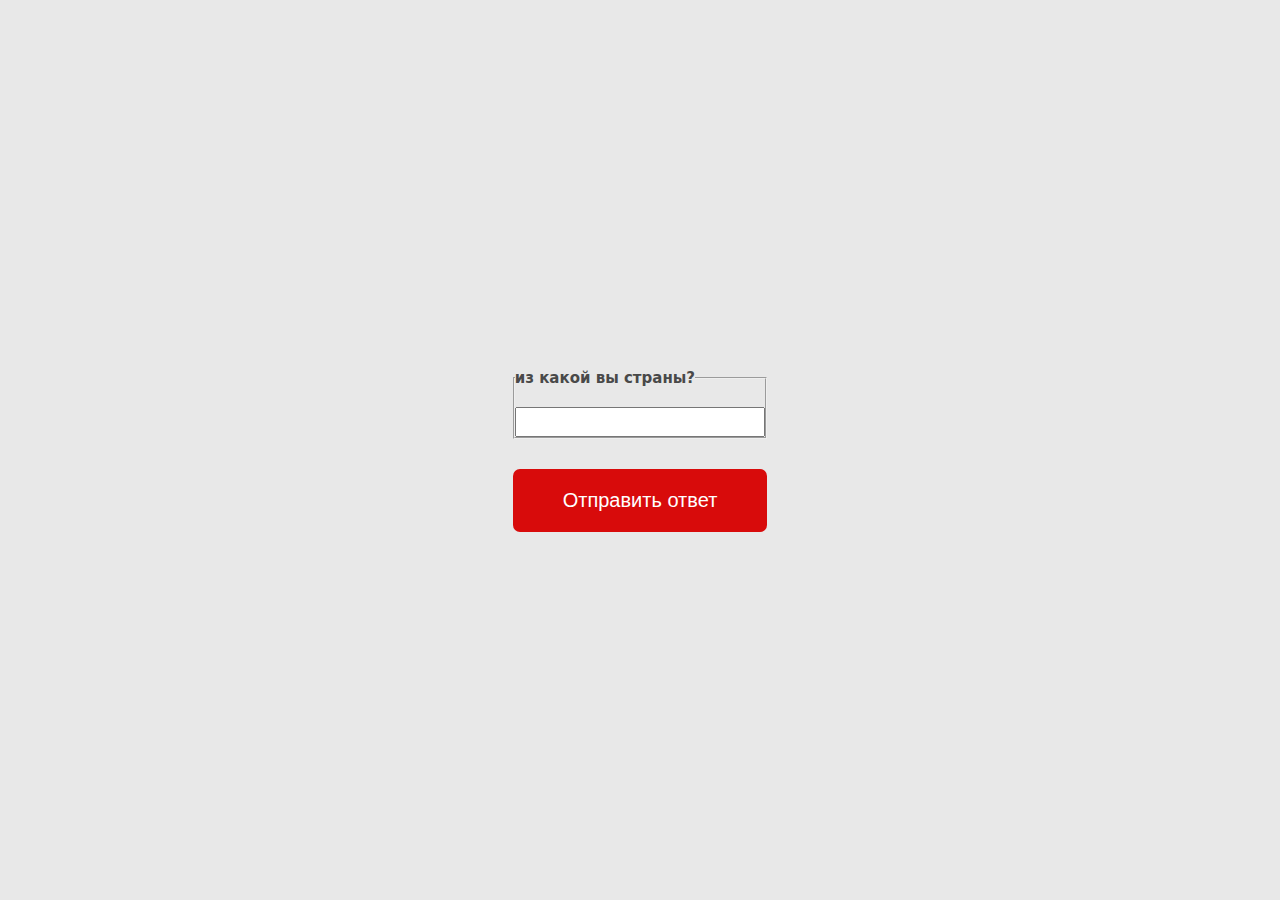
<file: ajax/index.html>
<!doctype html>
<html lang="en">
<head>
    <meta charset="UTF-8">
    <meta name="viewport"
          content="width=device-width, user-scalable=no, initial-scale=1.0, maximum-scale=1.0, minimum-scale=1.0">
    <meta http-equiv="X-UA-Compatible" content="ie=edge">
    <title>Document</title>
    <link rel="stylesheet" href="style.css">
</head>
<body style="background-color: #e8e8e8" >
<!--<h1>AJAX</h1>-->
<main class="container">
    <div class="countries">
    </div>
<!--    <button class="btn-country">Где Я?</button>-->

    <form>
        <fieldset> <legend class="legend"><b>из какой вы страны?</b></legend>
            <p><input type="text" class="inp-country"></p>
        </fieldset>
        <p><input class="btn-country" type="submit" value="Отправить ответ"></p>
    </form>


    <div class="images"></div>
</main>

<script src="ajax.js"></script>
</body>
</html>
</file>
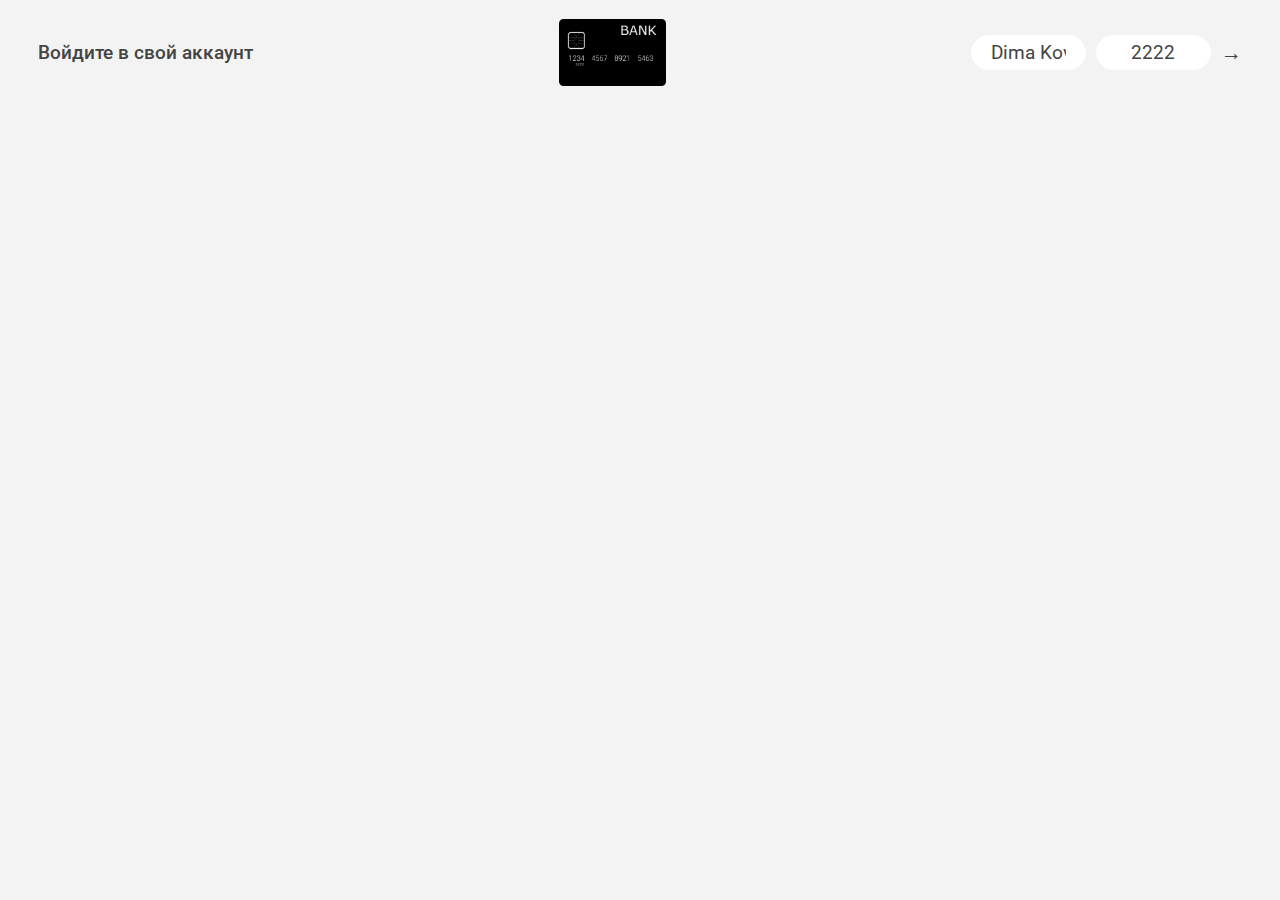
<file: bank/index.html>
<!DOCTYPE html>
<html lang="ru">
  <head>
    <meta charset="UTF-8" />
    <meta name="viewport" content="width=device-width, initial-scale=1.0" />
    <meta http-equiv="X-UA-Compatible" content="ie=edge" />
    <link rel="shortcut icon" type="image/png" href="/logo.png" />

    <link rel="preconnect" href="https://fonts.googleapis.com" />
    <link rel="preconnect" href="https://fonts.gstatic.com" crossorigin />
    <link
      href="https://fonts.googleapis.com/css2?family=Roboto&display=swap"
      rel="stylesheet"
    />

    <link rel="stylesheet" href="style.css" />
    <title>Просто Банк</title>
  </head>
  <body>
    <!-- Верхняя навигация -->
    <nav>
      <p class="welcome">Войдите в свой аккаунт</p>
      <img src="logo.png" alt="logo" class="logo" />
      <form class="login">
        <input
          type="text"
          placeholder="user"
          class="login__input login__input--user"
        />
        <!-- В реальных приложениях используется type="password" -->
        <input
          type="text"
          placeholder="PIN"
          maxlength="4"
          class="login__input login__input--pin"
        />
        <button class="login__btn">&rarr;</button>
      </form>
    </nav>

    <main class="app">
      <!-- Balance -->
      <div class="balance">
        <div>
          <p class="balance__label">Текущий баланс</p>
          <p class="balance__date">На <span class="date">03/12/2021</span></p>
        </div>
        <p class="balance__value">0000$</p>
      </div>

      <!-- Transactions -->
      <div class="transactions">
        <div class="transactions__row">
          <div class="transactions__type transactions__type--deposit">
            2 депозит
          </div>
          <div class="transactions__date">2 дня назад</div>
          <div class="transactions__value">5 000$</div>
        </div>
        <div class="transactions__row">
          <div class="transactions__type transactions__type--withdrawal">
            1 вывод средств
          </div>
          <div class="transactions__date">21/01/2022</div>
          <div class="transactions__value">-256S</div>
        </div>
      </div>

      <!-- Total -->
      <div class="total">
        <p class="total__label">Получение</p>
        <p class="total__value total__value--in">0000$</p>
        <p class="total__label">Вывод</p>
        <p class="total__value total__value--out">0000$</p>
        <p class="total__label">Процент</p>
        <p class="total__value total__value--interest">0000$</p>
        <button class="btn--sort">&downarrow; СОРТИРОВАТЬ</button>
      </div>

      <!-- Operation - Transfers -->
      <div class="operation operation--transfer">
        <h2>Перевести деньги</h2>
        <form class="form form--transfer">
          <input type="text" class="form__input form__input--to" />
          <input type="number" class="form__input form__input--amount" />
          <button class="form__btn form__btn--transfer">&rarr;</button>
          <label class="form__label">Получатель</label>
          <label class="form__label">Сумма</label>
        </form>
      </div>

      <!-- Operation - Loan -->
      <div class="operation operation--loan">
        <h2>Запросить займ</h2>
        <form class="form form--loan">
          <input type="number" class="form__input form__input--loan-amount" />
          <button class="form__btn form__btn--loan">&rarr;</button>
          <label class="form__label form__label--loan">Сумма</label>
        </form>
      </div>

      <!-- Operation - Close -->
      <div class="operation operation--close">
        <h2>Закрыть счёт</h2>
        <form class="form form--close">
          <input type="text" class="form__input form__input--user" />
          <input
            type="password"
            maxlength="6"
            class="form__input form__input--pin"
          />
          <button class="form__btn form__btn--close">&rarr;</button>
          <label class="form__label">Подтвердить имя</label>
          <label class="form__label">Подтвердить PIN</label>
        </form>
      </div>

      <!-- Logout timer -->
      <p class="logout-timer">
        Выход из приложения через <span class="timer">05:00</span>
      </p>
    </main>

    <script src="script.js"></script>
  </body>
</html>
</file>
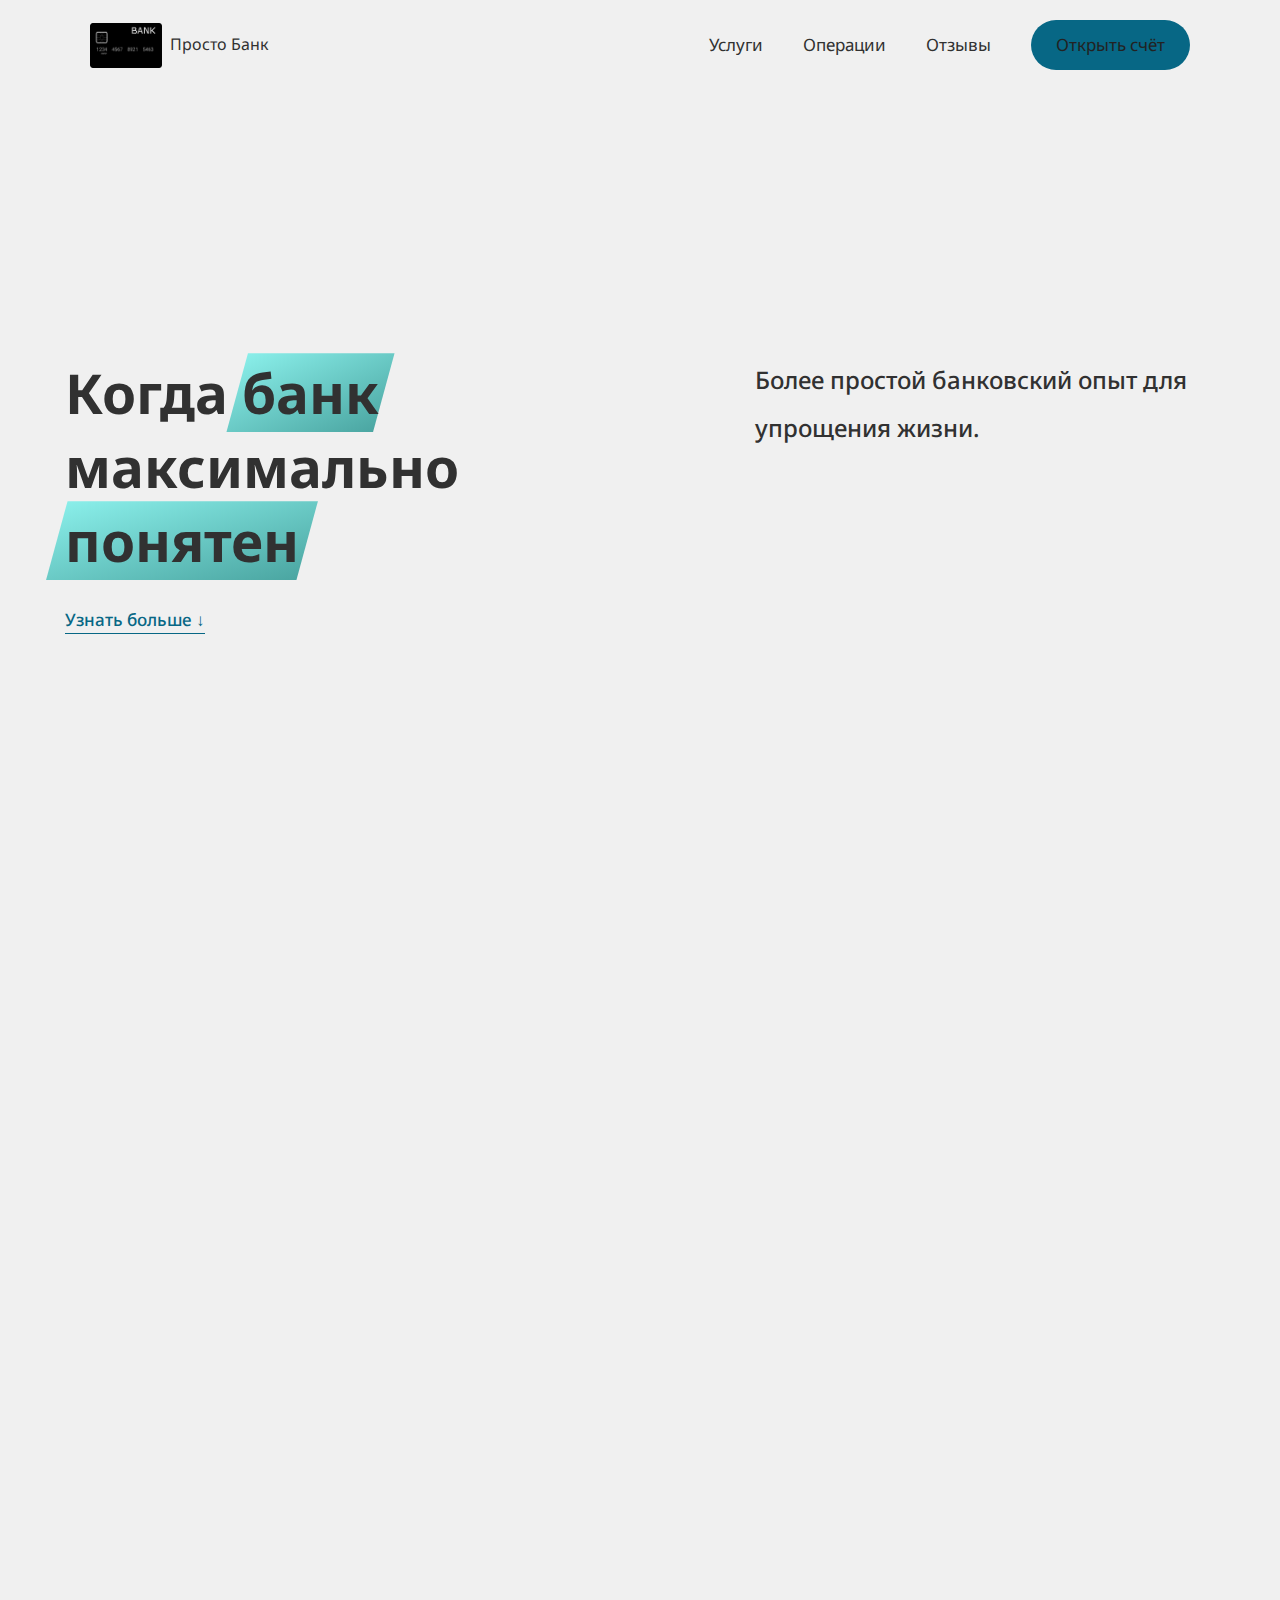
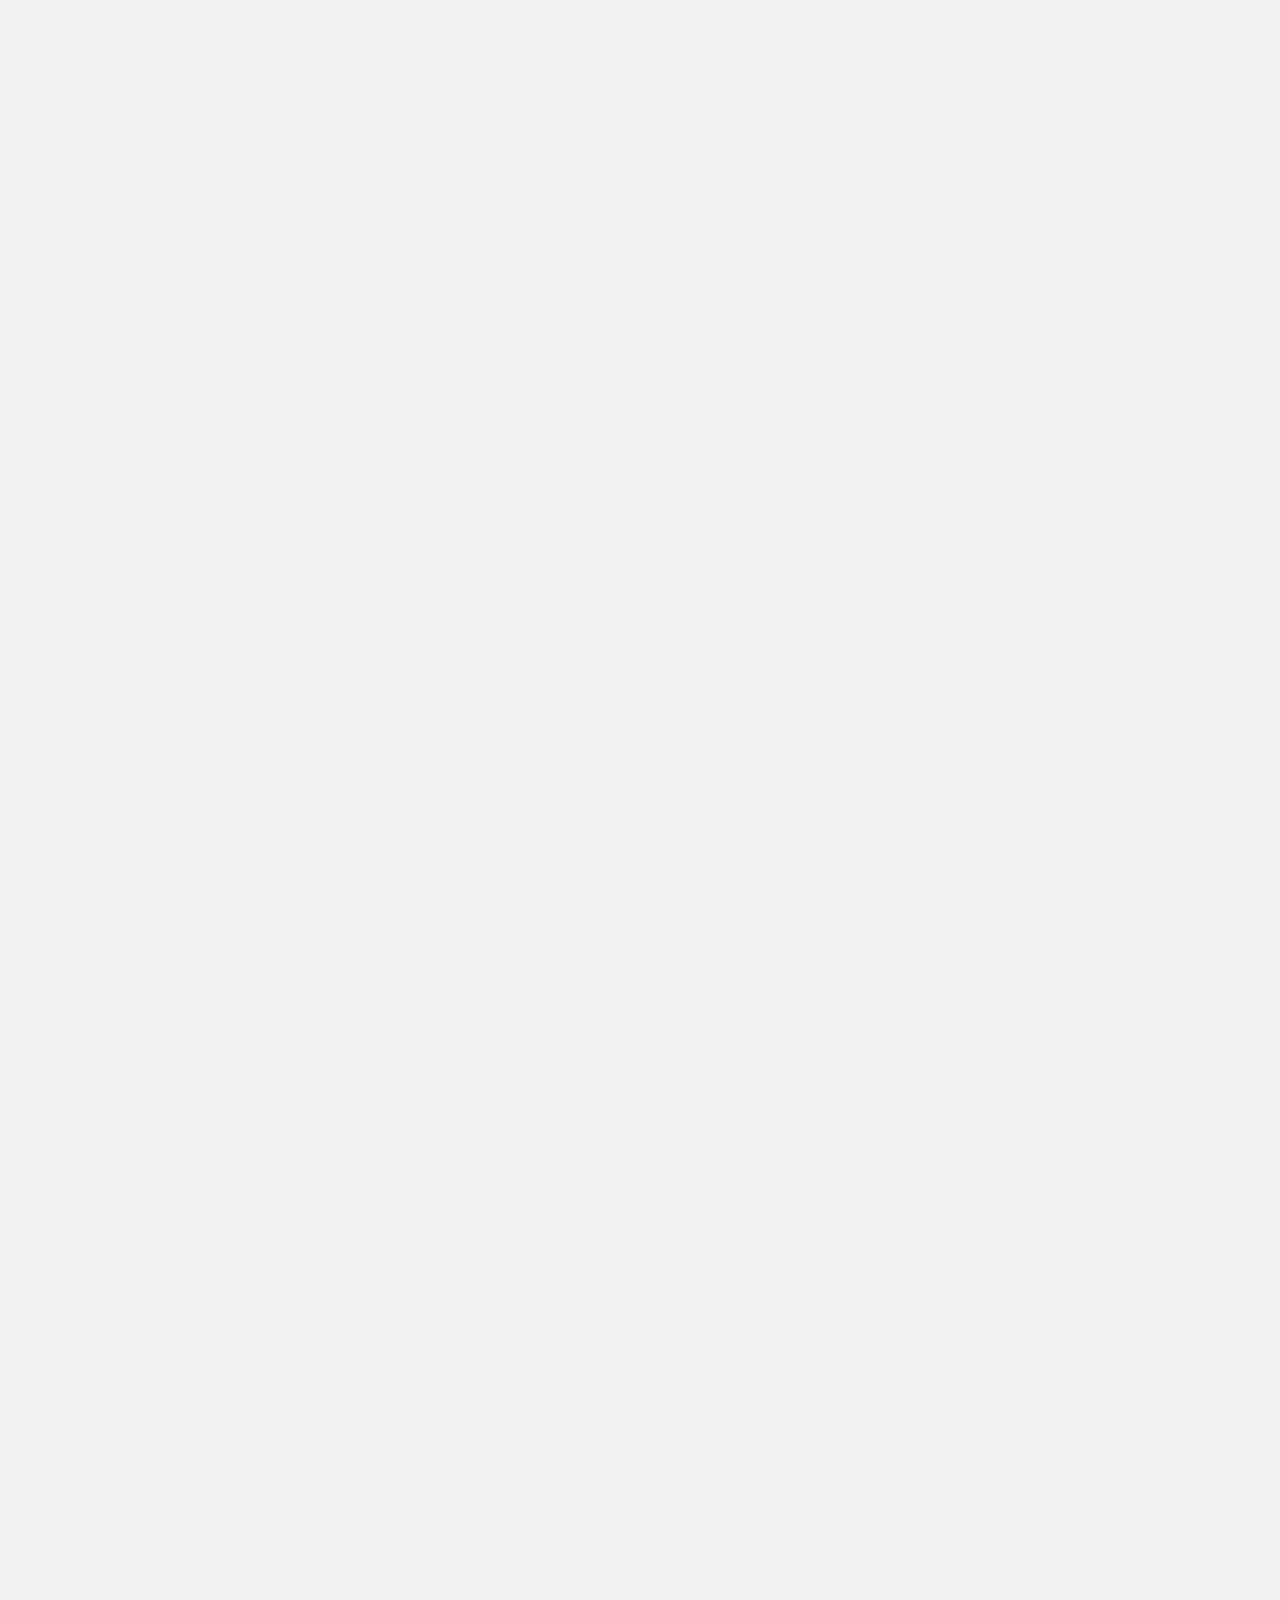
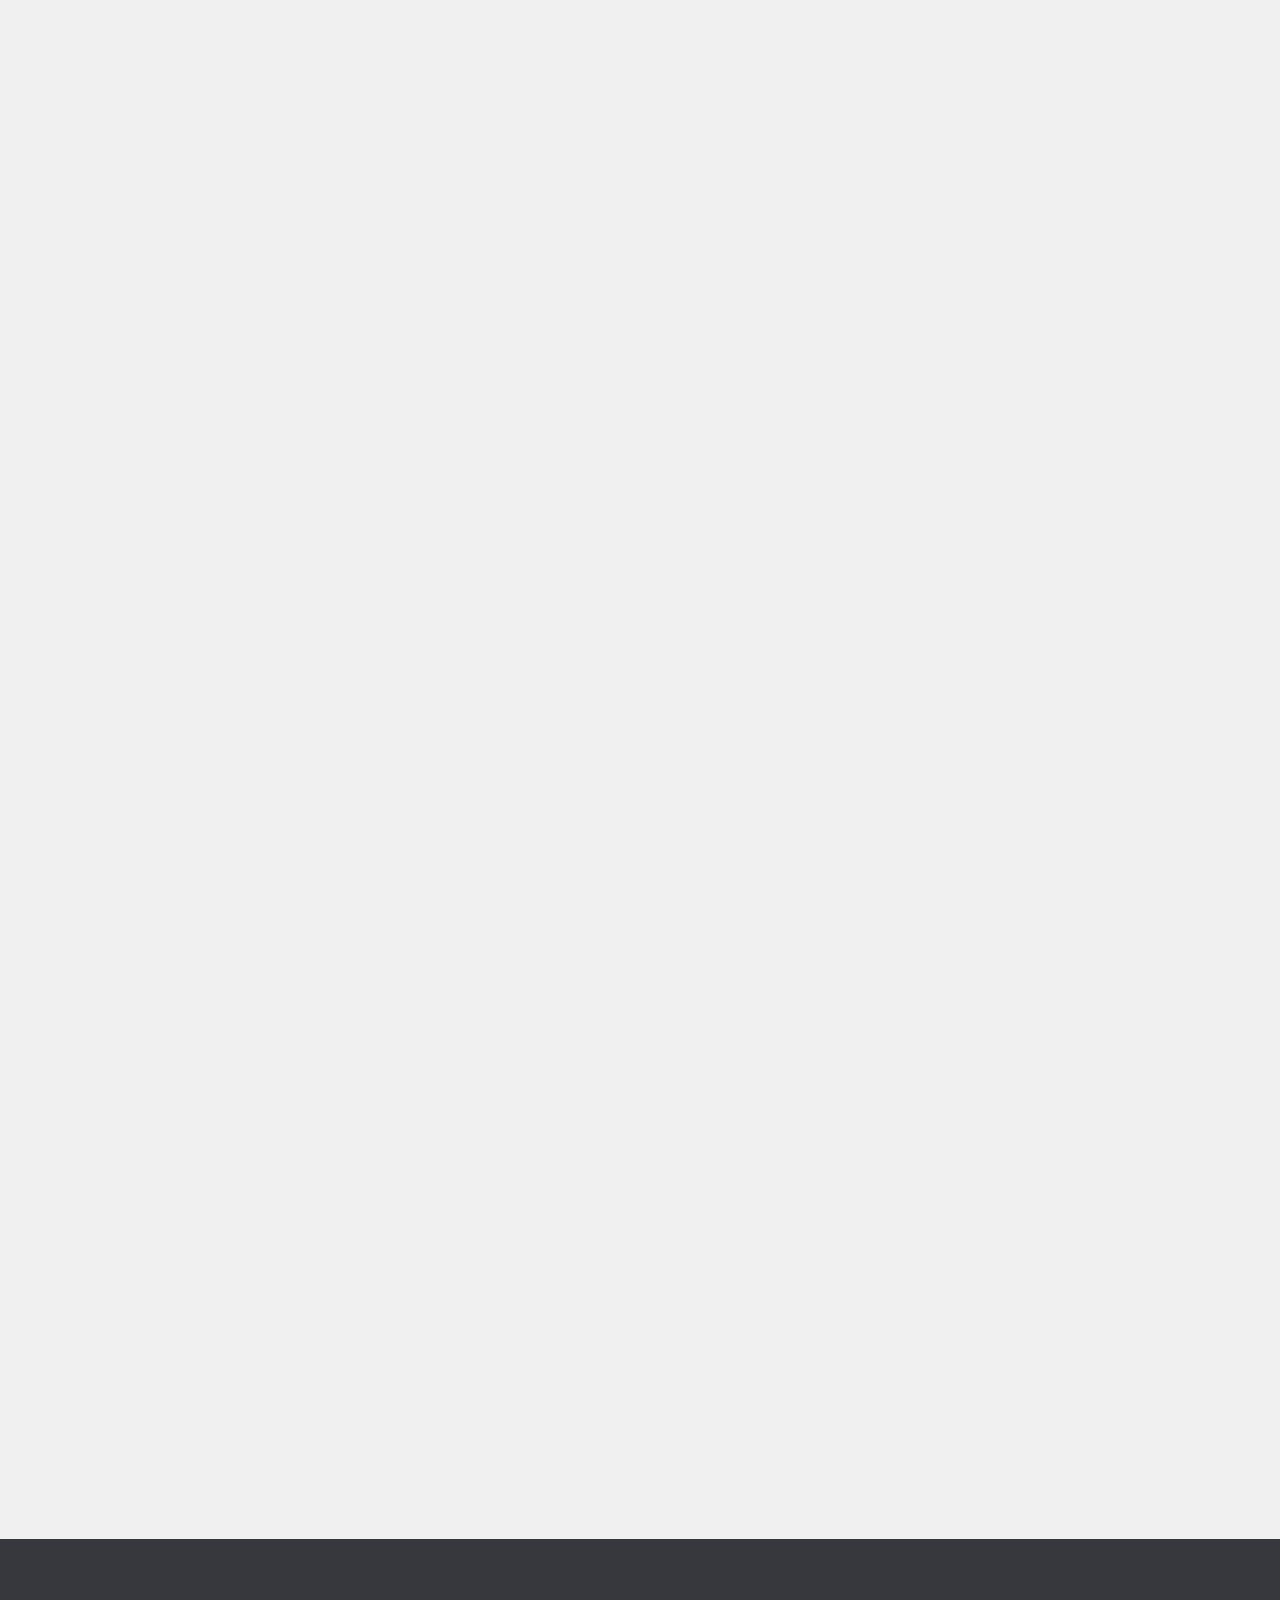
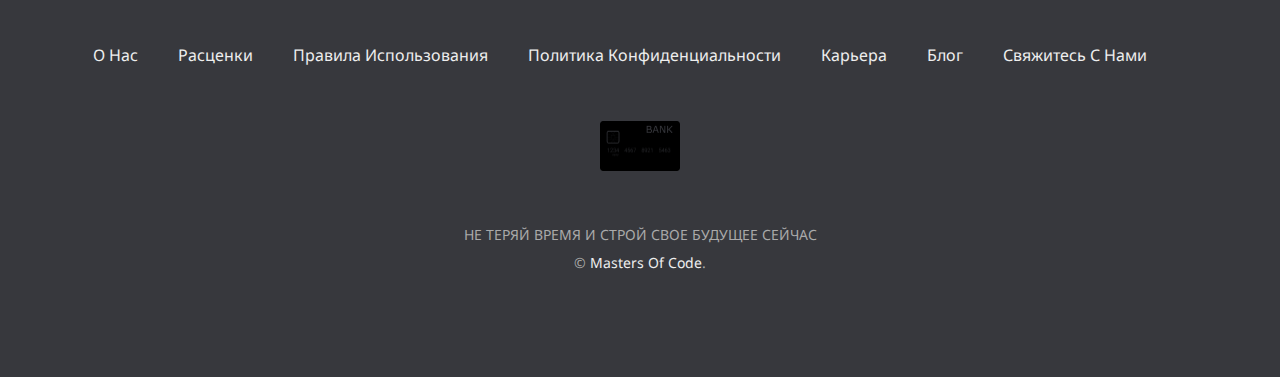
<file: bank_first_page/index.html>
<!DOCTYPE html>
<html lang="ru">
  <head>
    <meta charset="UTF-8" />
    <meta name="viewport" content="width=device-width, initial-scale=1.0" />
    <meta http-equiv="X-UA-Compatible" content="ie=edge" />
    <link rel="shortcut icon" type="image/png" href="img/logo.png" />

    <link
      href="https://fonts.googleapis.com/css?family=Noto+Sans:300,400,500,600&display=swap"
      rel="stylesheet"
    />
    <link rel="stylesheet" href="style.css" />
    <title>Просто Банк | Когда Банк Максимально Понятен</title>
  </head>
  <body>
    <header class="header">
      <nav class="nav">
        <img
          src="img/logo.png"
          alt="Лого Просто Банк"
          class="nav__logo"
          id="logo"
        />
        <div class="nav__text">Просто Банк</div>
        <ul class="nav__links">
          <li class="nav__item">

            <a class="nav__link" href="#section--1">Услуги</a>
          </li>
          <li class="nav__item">
            <a class="nav__link" href="#section--2">Операции</a>
          </li>
          <li class="nav__item">
            <a class="nav__link" href="#section--3">Отзывы</a>
          </li>
          <li class="nav__item">
            <a class="nav__link nav__link--btn btn--show-modal-window" href="#"
              >Открыть счёт</a
            >
          </li>
        </ul>
      </nav>

      <div class="header__title">
        <h1>
          Когда
          <!-- Эффект выделения фона -->
          <span class="highlight">банк</span>
          максимально<br />
          <span class="highlight">понятен</span>
        </h1>
        <h4>Более простой банковский опыт для упрощения жизни.</h4>
        <button class="btn--text btn--scroll-to">
          Узнать больше &DownArrow;
        </button>
<!--        <img-->
<!--          src="img/bank.png"-->
<!--          class="header__img"-->
<!--          alt="Изображения Просто Банк"-->
<!--        />-->
      </div>
    </header>

    <section class="section " id="section--1">
      <div class="section__title">
        <h2 class="section__description">Услуги</h2>
        <h3 class="section__header">Все необходимое в современном банке.</h3>
      </div>

      <div class="services">
        <img
          src="img/stock-exchange-lazy.jpg"
          data-src="img/stock-exchange.jpg"
          alt="Числа на экране"
          class="services__img lazy-img"
        />
        <div class="services__feature">
          <div class="services__icon">
            <svg>
              <use xlink:href="img/icons.svg#icon-monitor"></use>
            </svg>
          </div>
          <h5 class="services__header">100% цифровой банк</h5>
          <p>
            Lorem ipsum dolor sit amet, consectetur adipiscing elit. Nulla et
            feugiat orci. Integer ut mauris nec sapien viverra condimentum sed
            at eros. Donec vitae odio non mauris convallis congue. Quisque id
            rhoncus elit. Nam accumsan facilisis felis.
          </p>
        </div>

        <div class="services__feature">
          <div class="services__icon">
            <svg>
              <use xlink:href="img/icons.svg#icon-trending-up"></use>
            </svg>
          </div>
          <h5 class="services__header">Наблюдай за ростом твоих денег</h5>
          <p>
            Lorem ipsum dolor sit amet, consectetur adipiscing elit. Nulla et
            feugiat orci. Integer ut mauris nec sapien viverra condimentum sed
            at eros. Donec vitae odio non mauris convallis congue. Quisque id
            rhoncus elit. Nam accumsan facilisis felis.
          </p>
        </div>
        <img
          src="img/business-lazy.jpg"
          data-src="img/business.jpg"
          alt="Возрастающий тренд на графике"
          class="services__img lazy-img"
        />

        <img
          src="img/payment-lazy.jpg"
          data-src="img/payment.jpg"
          alt="Кредитная карта"
          class="services__img lazy-img"
        />
        <div class="services__feature">
          <div class="services__icon">
            <svg>
              <use xlink:href="img/icons.svg#icon-credit-card"></use>
            </svg>
          </div>
          <h5 class="services__header">Бесплатная дебетовая карта включена</h5>
          <p>
            Lorem ipsum dolor sit amet, consectetur adipiscing elit. Nulla et
            feugiat orci. Integer ut mauris nec sapien viverra condimentum sed
            at eros. Donec vitae odio non mauris convallis congue. Quisque id
            rhoncus elit. Nam accumsan facilisis felis.
          </p>
        </div>
      </div>
    </section>

    <section class="section " id="section--2">
      <div class="section__title">
        <h2 class="section__description">Операции</h2>
        <h3 class="section__header">Все максимально просто, но не проще.</h3>
      </div>

      <div class="operations">
        <div class="operations__tab-container">

          <button
            class="btn operations__tab operations__tab--1 operations__tab--active"
            data-tab="1"
          ><span>  &#9992; </span>Мгновенные переводы
          </button>
          <button class="btn operations__tab operations__tab--2" data-tab="2">
            Мгновенные Займы
          </button>
          <button class="btn operations__tab operations__tab--3" data-tab="3">
            Мгновенное Закрытие
          </button>
        </div>
        <div
          class="operations__content operations__content--1 operations__content--active
          "
        >
          <div class="operations__icon operations__icon--1">
            <svg>
              <use xlink:href="img/icons.svg#icon-upload"></use>
            </svg>
          </div>
          <h5 class="operations__header">
            Мгновенно переводите деньги кому угодно!
          </h5>
          <p>
            Lorem ipsum dolor sit amet, consectetur adipiscing elit. Nulla et
            feugiat orci. Integer ut mauris nec sapien viverra condimentum sed
            at eros. Donec vitae odio non mauris convallis congue. Quisque id
            rhoncus elit. Nam accumsan facilisis felis.
          </p>
        </div>

        <div class="operations__content operations__content--2">
          <div class="operations__icon operations__icon--2">
            <svg>
              <use xlink:href="img/icons.svg#icon-home"></use>
            </svg>
          </div>
          <h5 class="operations__header">
            Купите дом или воплотите свои мечты в реальность с помощью
            мгновенных кредитов.
          </h5>
          <p>
            Lorem ipsum dolor sit amet, consectetur adipiscing elit. Nulla et
            feugiat orci. Integer ut mauris nec sapien viverra condimentum sed
            at eros. Donec vitae odio non mauris convallis congue. Quisque id
            rhoncus elit. Nam accumsan facilisis felis.
          </p>
        </div>

        <div class="operations__content operations__content--3">
          <div class="operations__icon operations__icon--3">
            <svg>
              <use xlink:href="img/icons.svg#icon-user-x"></use>
            </svg>
          </div>
          <h5 class="operations__header">
            Ваша учетная запись больше не нужна? Без проблем! Мгновенно закройте
            её.
          </h5>
          <p>
            Lorem ipsum dolor sit amet, consectetur adipiscing elit. Nulla et
            feugiat orci. Integer ut mauris nec sapien viverra condimentum sed
            at eros. Donec vitae odio non mauris convallis congue. Quisque id
            rhoncus elit. Nam accumsan facilisis felis.
          </p>
        </div>
      </div>
    </section>

    <section class="section " id="section--3">
      <div class="section__title section__title--reviews">
        <h2 class="section__description">Всё ещё не уверены?</h2>
        <h3 class="section__header">
          Миллионы пользователей уже упрощают себе жизнь.
        </h3>
      </div>

<!--      <div class="slider">-->
<!--        <div class="slide slide&#45;&#45;1">-->
<!--          <div class="review">-->
<!--            <h5 class="review__header">Лучшее финансовое решение!</h5>-->
<!--            <blockquote class="review__text">-->
<!--              Lorem ipsum dolor sit amet, consectetur adipiscing elit. Nulla et-->
<!--              feugiat orci. Integer ut mauris nec sapien viverra condimentum sed-->
<!--              at eros. Donec vitae odio non mauris convallis congue. Quisque id-->
<!--              rhoncus elit. Nam accumsan facilisis felis.-->
<!--            </blockquote>-->
<!--            <address class="review__author">-->
<!--              <img-->
<!--                src="img/user-1.png"-->
<!--                alt="Фото пользователя"-->
<!--                class="review__photo"-->
<!--              />-->
<!--              <h6 class="review__name">Александра Мищенко</h6>-->
<!--              <p class="review__location">Киев, Украина</p>-->
<!--            </address>-->
<!--          </div>-->
<!--        </div>-->

<!--        <div class="slide slide&#45;&#45;2">-->
<!--          <div class="review">-->
<!--            <h5 class="review__header">-->
<!--              Последний шаг, чтобы полностью контролировать свои финансы-->
<!--            </h5>-->
<!--            <blockquote class="review__text">-->
<!--              Lorem ipsum dolor sit amet, consectetur adipiscing elit. Nulla et-->
<!--              feugiat orci. Integer ut mauris nec sapien viverra condimentum sed-->
<!--              at eros. Donec vitae odio non mauris convallis congue. Quisque id-->
<!--              rhoncus elit. Nam accumsan facilisis felis.-->
<!--            </blockquote>-->
<!--            <address class="review__author">-->
<!--              <img-->
<!--                src="img/user-2.png"-->
<!--                alt="Фото пользователя"-->
<!--                class="review__photo"-->
<!--              />-->
<!--              <h6 class="review__name">Рэй Уиллис</h6>-->
<!--              <p class="review__location">Нью Йорк, USA</p>-->
<!--            </address>-->
<!--          </div>-->
<!--        </div>-->

<!--        <div class="slide slide&#45;&#45;3">-->
<!--          <div class="review">-->
<!--            <h5 class="review__header">-->
<!--              Наконец-то свободен от высоких процентов на ипотеку в другом банке-->
<!--            </h5>-->
<!--            <blockquote class="review__text">-->
<!--              Lorem ipsum dolor sit amet, consectetur adipiscing elit. Nulla et-->
<!--              feugiat orci. Integer ut mauris nec sapien viverra condimentum sed-->
<!--              at eros. Donec vitae odio non mauris convallis congue. Quisque id-->
<!--              rhoncus elit. Nam accumsan facilisis felis.-->
<!--            </blockquote>-->
<!--            <address class="review__author">-->
<!--              <img-->
<!--                src="img/user-3.png"-->
<!--                alt="Фото пользователя"-->
<!--                class="review__photo"-->
<!--              />-->
<!--              <h6 class="review__name">Глеб Михайлов</h6>-->
<!--              <p class="review__location">Москва, Россия</p>-->
<!--            </address>-->
<!--          </div>-->
<!--        </div>-->


      <div class="slider">
        <div class="slide"><img src="img/image-1.jpg" alt="Фото природы" /></div>
        <div class="slide"><img src="img/image-2.jpg" alt="Фото природы" /></div>
        <div class="slide"><img src="img/image-3.jpg" alt="Фото природы" /></div>
        <button class="slider__btn slider__btn--left">&larr;</button>
        <button class="slider__btn slider__btn--right">&rarr;</button>
        <div class="dots"></div>
        <div class="slide"><img src="img/image-4.jpg" alt="Фото природы" /></div>
      </div>

<!--      </div>-->
    </section>

    <section class="section  section--sign-up">
      <div class="section__title">
        <h3 class="section__header">
          Сейчас лучшее время стать клиентом нашего банка!
        </h3>
      </div>
      <button class="btn btn--show-modal-window">Откройте счёт сегодня!</button>
    </section>

    <footer class="footer">
      <ul class="footer__nav">
        <li class="footer__item">
          <a class="footer__link" href="#">О Нас</a>
        </li>
        <li class="footer__item">
          <a class="footer__link" href="#">Расценки</a>
        </li>
        <li class="footer__item">
          <a class="footer__link" href="#">Правила Использования</a>
        </li>
        <li class="footer__item">
          <a class="footer__link" href="#">Политика Конфиденциальности</a>
        </li>
        <li class="footer__item">
          <a class="footer__link" href="#">Карьера</a>
        </li>
        <li class="footer__item">
          <a class="footer__link" href="#">Блог</a>
        </li>
        <li class="footer__item">
          <a class="footer__link" href="#">Свяжитесь С Нами</a>
        </li>
      </ul>
      <img src="img/logo.png" alt="Логотип банка" class="footer__logo" />
      <p class="footer__copyright">
        НЕ ТЕРЯЙ ВРЕМЯ И СТРОЙ СВОЕ БУДУЩЕЕ СЕЙЧАС
      </p>
      <p class="footer__copyright">
        &copy;
        <a
          class="footer__link masters-of-code-link"
          target="_blank"
          href="https://masters-of-code.com/"
          >Masters Of Code</a
        >.
      </p>
    </footer>

    <div class="modal-window hidden">
      <button class="btn--close-modal-window">&times;</button>
      <h2 class="modal__header">
        Откройте банковский счёт <br />
        за <span class="highlight">5 минут</span>
      </h2>
      <form class="modal__form">
        <label>Имя</label>
        <input type="text" />
        <label>Фамилия</label>
        <input type="text" />
        <label>Email</label>
        <input type="email" />
        <button class="btn">Далее &rarr;</button>
      </form>
    </div>
    <div class="overlay hidden"></div>

    <script src="script.js"></script>
    <script src="main.js"></script>
  </body>
</html>
</file>
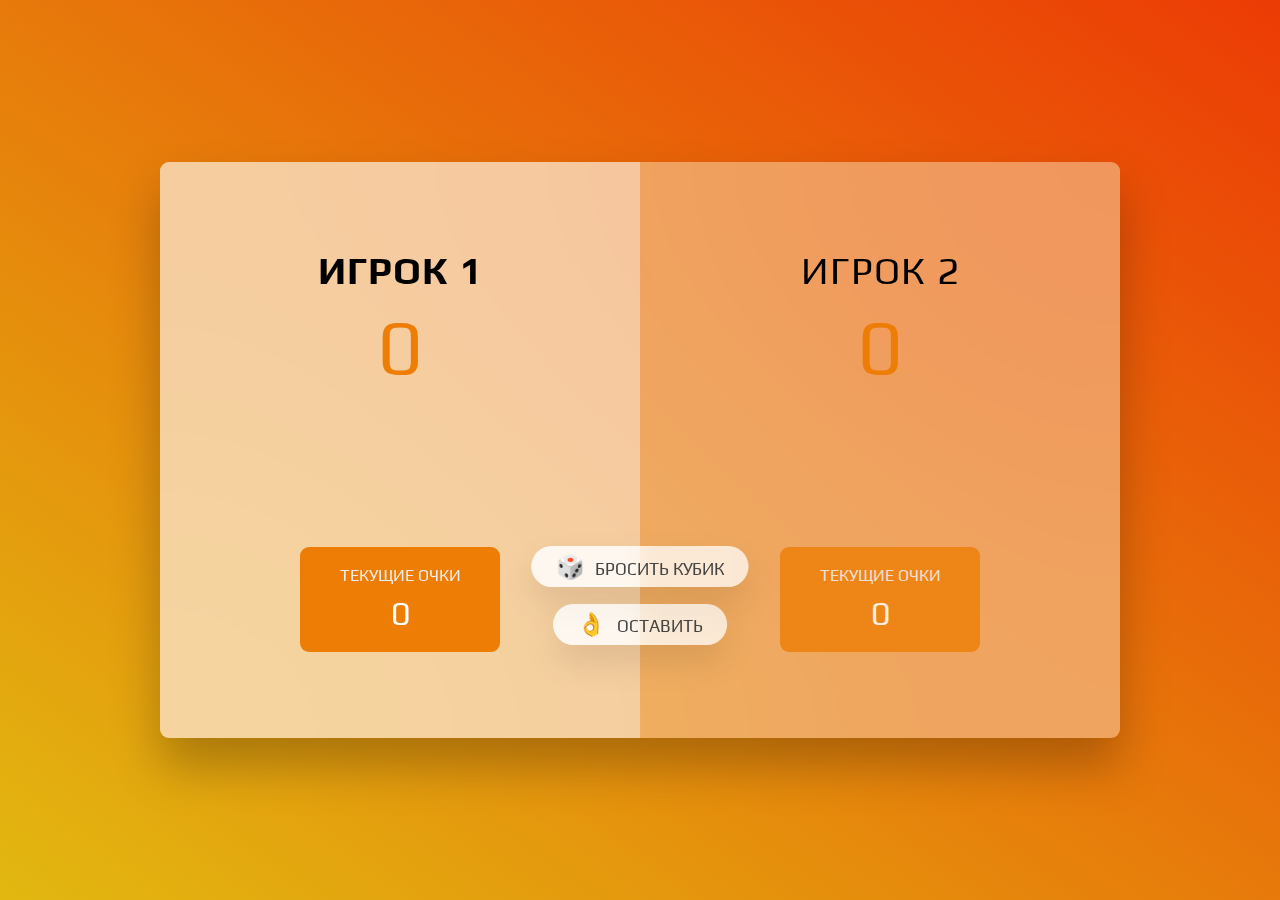
<file: game_pig/index.html>
<!DOCTYPE html>
<html lang="ru">
  <head>
    <meta charset="UTF-8" />
    <meta http-equiv="X-UA-Compatible" content="ie=edge" />
    <meta name="viewport" content="width=device-width, initial-scale=1.0" />
    <link rel="stylesheet" href="style.css" />
    <title>Свинья</title>
  </head>
  <body>
    <main>

      <section class="player player--0 player--active">
        <h2 class="name" id="name--0">Игрок 1</h2>
        <p class="score" id="score--0">47</p>
        <div class="current">
          <p class="current-label">Текущие очки</p>
          <p class="current-score" id="current--0">0</p>
        </div>
      </section>
      <section class="player player--1">
        <h2 class="name" id="name--1">Игрок 2</h2>
        <p class="score" id="score--1">31</p>
        <div class="current">
          <p class="current-label">Текущие очки</p>
          <p class="current-score" id="current--1">0</p>
        </div>
      </section>

      <img src="dice1.png" alt="Playing dice" class="dice" />
<!--      <button class="btn btn&#45;&#45;new">🐷 Новая игра</button>-->
      <button class="btn btn--roll">🎲 Бросить кубик</button>
      <button class="btn btn--hold">👌 Оставить</button>
    </main>
    <script src="script.js"></script>
  </body>
</html>
</file>
<file: ajax/style.css>
* {
    margin: 0;
    padding: 0;
    box-sizing: inherit;
}

html {
    font-size: 62.5%;
    box-sizing: border-box;
}

body {
    font-family: system-ui;
    color: rgb(73, 73, 73);
    background-color: #f0eded;
    min-height: 100vh;

    display: flex;
    align-items: center;
    justify-content: center;
}

.container {
    display: flex;
    flex-flow: column;
    align-items: center;
}

.countries {
    display: flex;

    font-size: 1.8rem;
    opacity: 0;
    transition: opacity 1s;
}

.country {
    background-color: #fff;
    box-shadow: 0 2rem 4rem 1rem rgba(0, 0, 0, 0.1);
    font-size: 1.6rem;
    width: 35rem;
    border-radius: 0.8rem;
    margin: 0 4rem;
    /* overflow: hidden; */
}

.neighbour::before {
    content: 'Соседняя Страна';
    width: 100%;
    position: absolute;
    top: -5rem;

    text-align: center;
    font-size: 1.6rem;
    font-weight: 500;
    text-transform: uppercase;
    color: rgb(128, 128, 128);
}

.neighbour {
    transform: scale(0.7) translateY(1rem);
    margin-left: 0;
}

.country__img {
    width: 35rem;
    height: 17rem;
    object-fit: cover;
    background-color: rgb(230, 230, 230);
    border-top-left-radius: 0.8rem;
    border-top-right-radius: 0.8rem;
}

.country__data {
    padding: 2.6rem 3.8rem 3rem 3.8rem;
}

.country__name {
    font-size: 2.3rem;
    margin-bottom: 0.8rem;
}

.country__region {
    font-size: 1.2rem;
    margin-bottom: 2.5rem;
    text-transform: uppercase;
    color: rgb(133, 133, 133);
}

.country__row:not(:last-child) {
    margin-bottom: 1rem;
}

.country__row span {
    display: inline-block;
    margin-right: 2rem;
    font-size: 2.2rem;
}

.btn-country {
    border: none;
    font-size: 2rem;
    padding: 2rem 5rem;
    border-radius: 0.7rem;
    color: white;
    background-color: rgb(216, 11, 11);
    cursor: pointer;
    margin-top: 3rem;
}

.images {
    display: flex;
}

.images img {
    display: block;
    width: 80rem;
    margin: 4rem;
}

.images img.parallel {
    width: 40rem;
    margin: 2rem;
    border: 3rem solid white;
    box-shadow: 0 2rem 5rem 1rem rgba(0, 0, 0, 0.1);
}

.inp-country {
  margin-top: 2rem;
    width: 25rem;
    height: 3rem;
}

.legend {

    font-size: 15px;
}
</file>
<file: bank/style.css>
* {
  margin: 0;
  padding: 0;
  box-sizing: inherit;
}

html {
  font-size: 60%;
  box-sizing: border-box;
}

body {
  font-family: 'Roboto', sans-serif;
  color: #444;
  background-color: #f3f3f3;
  height: 100vh;
  padding: 2rem;
}

nav {
  display: flex;
  justify-content: space-between;
  align-items: center;
  padding: 0 2rem;
}

.welcome {
  font-size: 2rem;
  font-weight: 500;
}

.logo {
  height: 7rem;
}

.login {
  display: flex;
}

.login__input {
  border: none;
  padding: 0.5rem 2rem;
  font-size: 2rem;
  font-family: inherit;
  text-align: center;
  width: 12rem;
  border-radius: 10rem;
  margin-right: 1rem;
  color: inherit;
  border: 1px solid #fff;
  transition: all 0.3s;
}

.login__input:focus {
  outline: none;
  border: 1px solid #ccc;
}

.login__input::placeholder {
  color: rgb(105, 105, 105);
}

.login__btn {
  border: none;
  background: none;
  font-size: 2.2rem;
  color: inherit;
  cursor: pointer;
  transition: all 0.3s;
}

.login__btn:hover,
.login__btn:focus,
.btn--sort:hover,
.btn--sort:focus {
  outline: none;
  color: rgb(105, 105, 105);
}

/* Main */
.app {
  position: relative;
  max-width: 100rem;
  margin: 4rem auto;
  display: grid;
  grid-template-columns: 4fr 3fr;
  grid-template-rows: auto repeat(3, 15rem) auto;
  gap: 2rem;

  /* Create fade anumation */
  opacity: 0;
  transition: all 1s;
}

.balance {
  grid-column: 1 / span 2;
  display: flex;
  align-items: flex-end;
  justify-content: space-between;
  margin-bottom: 2rem;
}

.balance__label {
  font-size: 2.2rem;
  font-weight: 500;
  margin-bottom: -0.2rem;
}

.balance__date {
  font-size: 1.4rem;
  color: rgb(110, 110, 110);
}

.balance__value {
  font-size: 4.5rem;
  font-weight: 400;
}

/* Transactions */
.transactions {
  grid-row: 2 / span 3;
  background-color: #fff;
  border-radius: 1rem;
  overflow: scroll;
}

.transactions__row {
  padding: 2.25rem 4rem;
  display: flex;
  align-items: center;
  border-bottom: 1px solid #eee;
}

.transactions__type {
  font-size: 1.1rem;
  text-transform: uppercase;
  font-weight: 500;
  color: #fff;
  padding: 0.1rem 1rem;
  border-radius: 10rem;
  margin-right: 2rem;
}

.transactions__date {
  font-size: 1.1rem;
  text-transform: uppercase;
  font-weight: 500;
  color: rgb(86, 86, 86);
}

.transactions__type--deposit {
  background-image: linear-gradient(to top left, #399bb3, #72d6e4);
}

.transactions__type--withdrawal {
  background-image: linear-gradient(to top left, #f07b0d, #ca7e1a);
}

.transactions__value {
  font-size: 1.8rem;
  margin-left: auto;
}

/* Total */
.total {
  grid-row: 5 / 6;
  display: flex;
  align-items: baseline;
  padding: 0 0.3rem;
  margin-top: 1rem;
}

.total__label {
  font-size: 1.2rem;
  font-weight: 500;
  text-transform: uppercase;
  margin-right: 0.8rem;
}

.total__value {
  font-size: 2.2rem;
  margin-right: 2.5rem;
}

.total__value--in,
.total__value--interest {
  color: #399bb3;
}

.total__value--out {
  color: #f07b0d;
}

.btn--sort {
  margin-left: auto;
  border: none;
  background: none;
  font-size: 1.3rem;
  font-weight: 500;
  cursor: pointer;
}

/* Operations */
.operation {
  border-radius: 1rem;
  padding: 3rem 4rem;
  color: #333;
}

.operation--transfer {
  background-image: linear-gradient(to top left, #547202, #b7d433);
}

.operation--loan {
  background-image: linear-gradient(to top left, #068394, #40dad2);
}

.operation--close {
  background-image: linear-gradient(to top left, #e93c07, #d36c71);
}

h2 {
  margin-bottom: 1.5rem;
  font-size: 1.7rem;
  font-weight: 600;
  color: #333;
}

.form {
  display: grid;
  grid-template-columns: 2.5fr 2.5fr 1fr;
  grid-template-rows: auto auto;
  gap: 0.4rem 1rem;
}

/* Exceptions for interest */
.form.form--loan {
  grid-template-columns: 2.5fr 1fr 2.5fr;
}
.form__label--loan {
  grid-row: 2;
}
/* End of exceptions */

.form__input {
  width: 100%;
  border: none;
  background-color: rgba(255, 255, 255, 0.4);
  font-family: inherit;
  font-size: 1.6rem;
  text-align: center;
  color: #333;
  padding: 0.3rem 1rem;
  border-radius: 0.7rem;
  transition: all 0.3s;
}

.form__input:focus {
  outline: none;
  background-color: rgba(255, 255, 255, 0.6);
}

.form__label {
  font-size: 1.4rem;
  text-align: center;
}

.form__btn {
  border: none;
  border-radius: 0.7rem;
  font-size: 1.8rem;
  background-color: #fff;
  cursor: pointer;
  transition: all 0.3s;
}

.form__btn:focus {
  outline: none;
  background-color: rgba(255, 255, 255, 0.8);
}

.logout-timer {
  padding: 0 0.3rem;
  margin-top: 1.9rem;
  text-align: right;
  font-size: 1.25rem;
}

.timer {
  font-weight: 600;
}
</file>
<file: bank_first_page/style.css>
:root {
  --color-first: #5eeee7;
  --color-second: #5dcaeb;
  --color-third: #58a4eb;
  --color-first-darker: #048680;
  --color-second-darker: #076785;
  --color-third-darker: #083c6d;
  --color-first-opacity: #5dcaeb3a;
  --color-second-opacity: #5eeee731;
  --color-third-opacity: #58a4eb2d;
  --gradient-first: linear-gradient(to top left, #048680, #5eeee7);
  --gradient-second: linear-gradient(to top left, #03534f, #5eeee7);
}

* {
  margin: 0;
  padding: 0;
  box-sizing: inherit;
}

html {
  font-size: 62.5%;
  box-sizing: border-box;

}

body {
  font-family: 'Noto Sans', sans-serif;
  font-size: 1.6em;
  font-weight: 400;
  color: rgb(49, 49, 49);
  line-height: 2;
  background-color: #f0f0f0;
}

/* Основные элементы */
.section {
  padding: 15rem 3rem;
  border-top: 1px solid rgb(213, 213, 213);

  transition: transform 1s, opacity 1s;
}

.section--hidden {
  opacity: 0;
  transform: translateY(9rem);
}

.section__title {
  max-width: 80rem;
  margin: 0 auto 9rem auto;
}

.section__description {
  font-size: 2rem;
  font-weight: 600;
  text-transform: uppercase;
  color: var(--color-first);
  margin-bottom: 1rem;
}

.section__header {
  font-size: 4rem;
  line-height: 1.3;
  font-weight: 500;
}

.btn {
  display: inline-block;
  background-color: var(--color-first);
  font-size: 1.6rem;
  font-family: inherit;
  font-weight: 500;
  border: none;
  padding: 1.25rem 4.5rem;
  border-radius: 10rem;
  cursor: pointer;
  transition: all 0.3s;
}

.btn:hover {
  background-color: var(--color-first-darker);
}

.btn--text {
  display: inline-block;
  background: none;
  font-size: 1.7rem;
  font-family: inherit;
  font-weight: 500;
  color: var(--color-first);
  border: none;
  border-bottom: 1px solid currentColor;
  padding-bottom: 2px;
  cursor: pointer;
  transition: all 0.3s;
}

p {
  color: #666;
}

button:focus {
  outline: none;
}

img {
  transition: filter 0.5s;
}

.lazy-img {
  filter: blur(20px);
}

/* Панель навигации */
.nav {
  display: flex;
  justify-content: space-between;
  align-items: center;
  height: 9rem;
  width: 100%;
  padding: 0 6rem;
  z-index: 100;
}

.nav.sticky {
  position: fixed;
  background-color: rgba(255, 255, 255, 0.95);
}

.nav__logo {
  height: 4.5rem;
  transition: all 0.3s;
}

.nav__text {
  height: 4.5rem;
  position: absolute;
  transition: all 0.3s;
  margin-left: 8rem;
  margin-top: 1rem;
  align-items: left;
}

.nav__links {
  display: flex;
  align-items: center;
  list-style: none;
}

.nav__item {
  margin-left: 4rem;
}

.nav__link:link,
.nav__link:visited {
  font-size: 1.7rem;
  font-weight: 400;
  color: inherit;
  text-decoration: none;
  display: block;
  transition: all 0.3s;
}

.nav__link--btn:link,
.nav__link--btn:visited {
  padding: 0.8rem 2.5rem;
  border-radius: 3rem;
  background-color: var(--color-first);
  color: #222;
}

.nav__link--btn:hover,
.nav__link--btn:active {
  color: inherit;
  background-color: var(--color-first-darker);
  color: #333;
}

/* Header */
.header {
  padding: 0 3rem;
  height: 100vh;
  display: flex;
  flex-direction: column;
  align-items: center;
  /*border: 3px solid red;*/
}

.header__title {
  flex: 1;

  max-width: 115rem;
  display: grid;
  grid-template-columns: 3fr 2fr;
  row-gap: 3rem;
  align-content: center;
  justify-content: center;

  align-items: start;
  justify-items: start;
}

h1 {
  font-size: 5.5rem;
  line-height: 1.35;
}

h4 {
  font-size: 2.4rem;
  font-weight: 500;
}

.header__img {
  width: 100%;
  grid-column: 2 / 3;
  grid-row: 1 / span 4;
  transform: translateY(-6rem);
}

.highlight {
  position: relative;
}

.highlight::after {
  display: block;
  content: '';
  position: absolute;
  bottom: 0;
  left: 0;
  height: 100%;
  width: 100%;
  z-index: -1;
  opacity: 0.7;
  transform: scale(1.07, 1.05) skewX(-15deg);
  background-image: var(--gradient-first);
}

/* Услуги */
.services {
  display: grid;
  grid-template-columns: 1fr 1fr;
  gap: 4rem;
  margin: 0 12rem;
}

.services__img {
  width: 100%;
}

.services__feature {
  align-self: center;
  justify-self: center;
  width: 70%;
  font-size: 1.5rem;
}

.services__icon {
  display: flex;
  align-items: center;
  justify-content: center;
  background-color: var(--color-first-opacity);
  height: 5.5rem;
  width: 5.5rem;
  border-radius: 50%;
  margin-bottom: 2rem;
}

.services__icon svg {
  height: 2.5rem;
  width: 2.5rem;
  fill: var(--color-first);
}

.services__header {
  font-size: 2rem;
  margin-bottom: 1rem;
}

/* Операции */
.operations {
  max-width: 100rem;
  margin: 12rem auto 0 auto;

  background-color: #fff;
}

.operations__tab-container {
  display: flex;
  justify-content: center;
}

.operations__tab {
  margin-right: 2.5rem;
  transform: translateY(-50%);
}

.operations__tab span {
  margin-right: 1rem;
  font-weight: 600;
  display: inline-block;
}

.operations__tab--1 {
  background-color: var(--color-second);
}

.operations__tab--1:hover {
  background-color: var(--color-second-darker);
}

.operations__tab--3 {
  background-color: var(--color-third);
  margin: 0;
}

.operations__tab--3:hover {
  background-color: var(--color-third-darker);
}

.operations__tab--active {
  transform: translateY(-66%);
}

.operations__content {
  display: none;

  font-size: 1.7rem;
  padding: 2.5rem 7rem 6.5rem 7rem;
}

.operations__content--active {
  display: grid;
  grid-template-columns: 7rem 1fr;
  column-gap: 3rem;
  row-gap: 0.5rem;
}

.operations__header {
  font-size: 2.25rem;
  font-weight: 500;
  align-self: center;
}

.operations__icon {
  display: flex;
  align-items: center;
  justify-content: center;
  height: 7rem;
  width: 7rem;
  border-radius: 50%;
}

.operations__icon svg {
  height: 2.75rem;
  width: 2.75rem;
}

.operations__content p {
  grid-column: 2;
}

.operations__icon--1 {
  background-color: var(--color-second-opacity);
}
.operations__icon--2 {
  background-color: var(--color-first-opacity);
}
.operations__icon--3 {
  background-color: var(--color-third-opacity);
}
.operations__icon--1 svg {
  fill: var(--color-second-darker);
}
.operations__icon--2 svg {
  fill: var(--color-first);
}
.operations__icon--3 svg {
  fill: var(--color-third);
}

/* Слайдер */
.slider {
  max-width: 100rem;
  height: 50rem;
  margin: 0 auto;
  position: relative;

  overflow: hidden;
}

.slide {
  position: absolute;
  top: 0;
  width: 100%;
  height: 50rem;

  display: flex;
  align-items: center;
  justify-content: center;

  transition: transform 1s;
}

.slide > img {
  width: 100%;
  height: 100%;
  object-fit: cover;
}

.slider__btn {
  position: absolute;
  top: 50%;
  z-index: 10;

  border: none;
  background: rgba(255, 255, 255, 0.7);
  font-family: inherit;
  color: #333;
  border-radius: 50%;
  height: 5.5rem;
  width: 5.5rem;
  font-size: 3.25rem;
  cursor: pointer;
}

.slider__btn--left {
  left: 6%;
  transform: translate(-50%, -50%);
}

.slider__btn--right {
  right: 6%;
  transform: translate(50%, -50%);
}

.dots {
  position: absolute;
  bottom: 5%;
  left: 50%;
  transform: translateX(-50%);
  display: flex;
}

.dots__dot {
  border: none;
  background-color: #b9b9b9;
  opacity: 0.7;
  height: 1rem;
  width: 1rem;
  border-radius: 50%;
  margin-right: 1.75rem;
  cursor: pointer;
  transition: all 0.5s;
}

.dots__dot:last-child {
  margin: 0;
}

.dots__dot--active {
  /* background-color: #fff; */
  background-color: #888;
  opacity: 1;
}

/* Отзывы */
.review {
  width: 65%;
  position: relative;
}

.review::before {
  content: '\201C';
  position: absolute;
  top: -6.6rem;
  left: -8.8rem;
  line-height: 1;
  font-size: 18rem;
  font-family: inherit;
  color: var(--color-first);
  z-index: -1;
}

.review__header {
  font-size: 2.25rem;
  font-weight: 500;
  margin-bottom: 1.5rem;
}

.review__text {
  font-size: 1.7rem;
  margin-bottom: 3.5rem;
  color: #666;
}

.review__author {
  margin-left: 3rem;
  font-style: normal;

  display: grid;
  grid-template-columns: 6.5rem 1fr;
  column-gap: 2rem;
}

.review__photo {
  grid-row: 1 / span 2;
  width: 6.5rem;
  border-radius: 50%;
}

.review__name {
  font-size: 1.7rem;
  font-weight: 500;
  align-self: end;
  margin: 0;
}

.review__location {
  font-size: 1.5rem;
}

.section__title--reviews {
  margin-bottom: 4rem;
}

/* Регистрация */
.section--sign-up {
  background-color: #37383d;
  border-top: none;
  border-bottom: 1px solid #444;
  text-align: center;
  padding: 10rem 3rem;
}

.section--sign-up .section__header {
  color: #fff;
  text-align: center;
}

.section--sign-up .section__title {
  margin-bottom: 6rem;
}

.section--sign-up .btn {
  font-size: 1.9rem;
  padding: 2rem 5rem;
}

/* Footer */
.footer {
  padding: 10rem 3rem;
  background-color: #37383d;
}

.footer__nav {
  list-style: none;
  display: flex;
  justify-content: center;
  margin-bottom: 5rem;
}

.footer__item {
  margin-right: 4rem;
}

.footer__link {
  font-size: 1.6rem;
  color: #eee;
  text-decoration: none;
}

.footer__logo {
  height: 5rem;
  display: block;
  margin: 0 auto;
  margin-bottom: 5rem;
}

.footer__copyright {
  font-size: 1.4rem;
  color: #aaa;
  text-align: center;
}

.footer__copyright .footer__link {
  font-size: 1.4rem;
}

/* Modal window */
.modal-window {
  position: fixed;
  top: 50%;
  left: 50%;
  transform: translate(-50%, -50%);
  max-width: 60rem;
  background-color: #f3f3f3;
  padding: 5rem 6rem;
  box-shadow: 0 4rem 6rem rgba(0, 0, 0, 0.3);
  z-index: 1000;
  transition: all 0.5s;
}

.overlay {
  position: fixed;
  top: 0;
  left: 0;
  width: 100%;
  height: 100%;
  background-color: rgba(0, 0, 0, 0.5);
  backdrop-filter: blur(4px);
  z-index: 100;
  transition: all 0.5s;
}

.modal__header {
  font-size: 3.25rem;
  margin-bottom: 4.5rem;
  line-height: 1.5;
}

.modal__form {
  margin: 0 3rem;
  display: grid;
  grid-template-columns: 1fr 2fr;
  align-items: center;
  gap: 2.5rem;
}

.modal__form label {
  font-size: 1.7rem;
  font-weight: 500;
}

.modal__form input {
  font-size: 1.7rem;
  padding: 1rem 1.5rem;
  border: 1px solid #ddd;
  border-radius: 0.5rem;
}

.modal__form button {
  grid-column: 1 / span 2;
  justify-self: center;
  margin-top: 1rem;
}

.btn--close-modal-window {
  font-family: inherit;
  color: inherit;
  position: absolute;
  top: 0.5rem;
  right: 2rem;
  font-size: 4rem;
  cursor: pointer;
  border: none;
  background: none;
}

.hidden {
  visibility: hidden;
  opacity: 0;
}

/* Cookie message */
.cookie-message {
  display: flex;
  align-items: center;
  justify-content: space-evenly;
  width: 100%;
  background-color: white;
  color: #bbb;
  font-size: 1.5rem;
  font-weight: 400;
}
</file>
<file: game_pig/style.css>
@import url('https://fonts.googleapis.com/css2?family=Play&display=swap');
* {
  margin: 0;
  padding: 0;
  box-sizing: border-box;
}

html {
  font-size: 60%;
}

body {
  font-family: 'Play', sans-serif;
  font-weight: 400;
  height: 100vh;
  color: #000;
  background-image: linear-gradient(to top right, #e2b810 0%, #ec3b05 100%);
  display: flex;
  align-items: center;
  justify-content: center;
}

/* Layout */
main {
  position: relative;
  width: 100rem;
  height: 60rem;
  background-color: rgba(255, 255, 255, 0.35);
  backdrop-filter: blur(200px);
  filter: blur();
  box-shadow: 0 3rem 5rem rgba(0, 0, 0, 0.25);
  border-radius: 9px;
  overflow: hidden;
  display: flex;
}

.player {
  flex: 50%;
  padding: 9rem;
  display: flex;
  flex-direction: column;
  align-items: center;
  transition: all 0.75s;
}

/* Elements */
.name {
  position: relative;
  font-size: 4rem;
  text-transform: uppercase;
  letter-spacing: 1px;
  word-spacing: 2px;
  font-weight: 300;
  margin-bottom: 1rem;
}

.score {
  font-size: 8rem;
  font-weight: 300;
  color: #ee7d05;
  margin-bottom: auto;
}

.player--active {
  background-color: rgba(255, 255, 255, 0.4);
}
.player--active .name {
  font-weight: 700;
}
.player--active .score {
  font-weight: 400;
}

.player--active .current {
  opacity: 1;
}

.current {
  background-color: #ee7d05;
  opacity: 0.8;
  border-radius: 9px;
  color: #fff;
  width: 65%;
  padding: 2rem;
  text-align: center;
  transition: all 0.75s;
}

.current-label {
  text-transform: uppercase;
  margin-bottom: 1rem;
  font-size: 1.7rem;
  color: #eee;
}

.current-score {
  font-size: 3.5rem;
}

/* ABSOLUTE POSITIONED ELEMENTS */
.btn {
  position: absolute;
  left: 50%;
  transform: translateX(-50%);
  color: #444;
  background: none;
  border: none;
  font-family: inherit;
  font-size: 1.8rem;
  text-transform: uppercase;
  cursor: pointer;
  font-weight: 400;
  transition: all 0.2s;

  background-color: #fff;
  background-color: rgba(255, 255, 255, 0.6);
  backdrop-filter: blur(10px);

  padding: 0.7rem 2.5rem;
  border-radius: 50rem;
  box-shadow: 0 1.75rem 3.5rem rgba(0, 0, 0, 0.1);
}

.btn::first-letter {
  font-size: 2.4rem;
  display: inline-block;
  margin-right: 0.7rem;
}

.btn--new {
  top: 3rem;
}
.btn--roll {
  top: 40rem;
}
.btn--hold {
  top: 46rem;
}

.btn:active {
  transform: translate(-50%, 3px);
  box-shadow: 0 1rem 2rem rgba(0, 0, 0, 0.15);
}

.btn:focus {
  outline: none;
}

.dice {
  position: absolute;
  left: 50%;
  top: 16.5rem;
  transform: translateX(-50%);
  height: 10rem;
}

.player--winner {
  background-color: #2f2f2f;
}

.player--winner .name {
  font-weight: 700;
  color: #d50b0b;
}

.hidden{
  display: none
}
</file>
